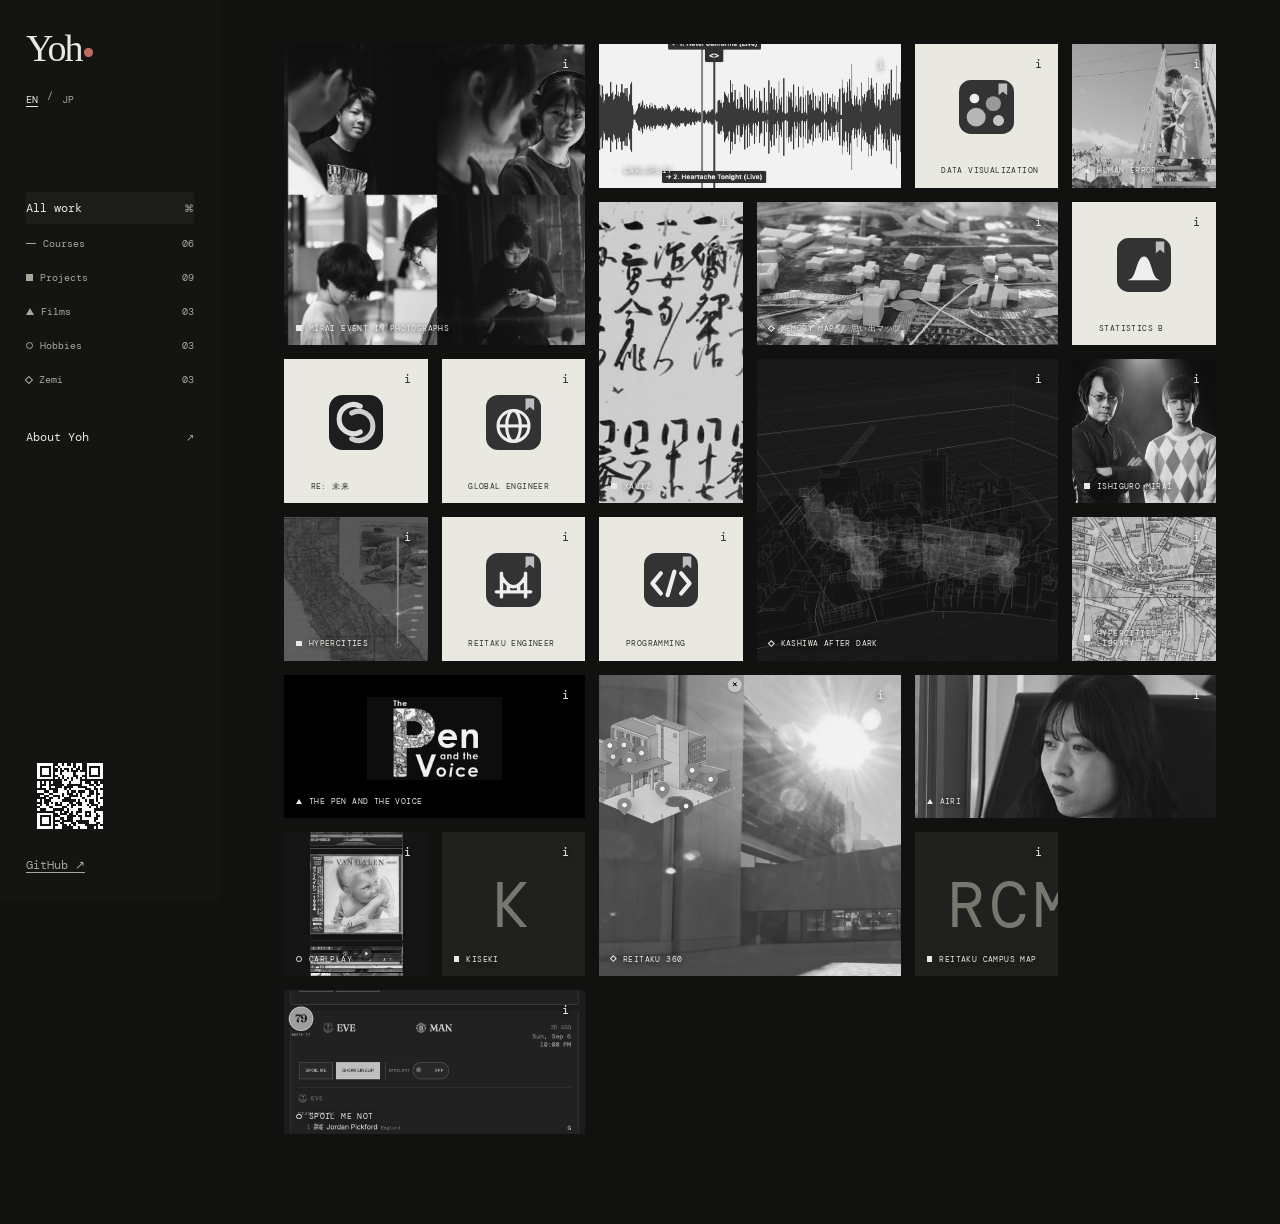
<file: index.html>
<!doctype html>
<html lang="en">
  <head>
    <meta charset="utf-8" />
    <meta name="viewport" content="width=device-width, initial-scale=1" />
    <meta name="description" content="Yoh Kawano — courses, projects, and visual research." />
    <title>Yoh — courses, projects, films</title>
    <link rel="icon" href="favicon.svg" type="image/svg+xml" />
    <link rel="preconnect" href="https://reitaku-lab.github.io" />
    <link rel="stylesheet" href="style.css?v=20261103-qr" />
  </head>
  <body>
    <aside class="sidebar">
      <a class="wordmark" href="./about.html" aria-label="About Yoh">Yoh<span aria-hidden="true"></span></a>
      <nav aria-label="Work filters">
        <button class="filter is-active" data-filter="all" type="button">All work <span>⌘</span></button>
        <button class="filter" data-filter="course" type="button"><span class="filter-label"><i class="marker marker-course"></i>Courses</span><span class="count">04</span></button>
        <button class="filter" data-filter="project" type="button"><span class="filter-label"><i class="marker marker-project"></i>Projects</span><span class="count">07</span></button>
        <button class="filter" data-filter="film" type="button"><span class="filter-label"><i class="marker marker-film"></i>Films</span><span class="count">03</span></button>
        <button class="filter" data-filter="hobby" type="button"><span class="filter-label"><i class="marker marker-hobby"></i>Hobbies</span><span class="count">03</span></button>
        <button class="filter" data-filter="zemi" type="button"><span class="filter-label"><i class="marker marker-zemi"></i>Zemi</span><span class="count">03</span></button>
        <a class="about-link" href="./about.html">About Yoh <span>↗</span></a>
      </nav>
      <div class="sidebar-note">
        <a class="about-qr" href="./about.html" aria-label="About Yoh — QR code"><img src="assets/about-yoh-qr-sidebar.png" alt="QR code for About Yoh" width="88" height="88" /></a>
        <a href="https://github.com/yohman" target="_blank" rel="noreferrer">GitHub ↗</a>
      </div>
    </aside>

    <main id="top" aria-live="polite">
      <section class="work-field" id="index-view">
        <div class="work-grid" id="work-grid"></div>
      </section>
    </main>
    <script src="language.js?v=20261017-bilingual"></script>
    <script src="content-parser.js?v=20261027-project-links"></script>
    <script src="script.js?v=20261027-project-links"></script>
  </body>
</html>
</file>
<file: style.css>
@import url('https://fonts.googleapis.com/css2?family=DM+Mono:wght@400;500&display=swap');

:root { --ink:#e9e8e1; --paper:#111110; --panel:#181817; --panel-2:#20201e; --line:#363633; --muted:#a8a79e; --signal:#bd6d5d; }
* { box-sizing:border-box; }
html { scroll-behavior:smooth; }
body { margin:0; background:var(--paper); color:var(--ink); font-family:"DM Mono",ui-monospace,monospace; font-size:12px; }
button,a { font:inherit; color:inherit; }
a { text-underline-offset:3px; }

.sidebar { position:fixed; inset:0 auto 0 0; z-index:4; display:flex; flex-direction:column; width:220px; padding:31px 26px 25px; border-right:1px solid var(--line); background:var(--paper); }
.wordmark { font-family:Georgia,"Times New Roman",serif; font-size:38px; line-height:.9; letter-spacing:-.055em; text-decoration:none; }
.wordmark span { display:inline-block; width:.22em; height:.22em; margin-left:.08em; border-radius:50%; background:var(--signal); vertical-align:.11em; }
nav { display:grid; gap:5px; margin-top:82px; }
.filter,.about-link { display:flex; justify-content:space-between; align-items:center; min-width:0; padding:8px 0; border:0; border-bottom:1px solid transparent; background:none; cursor:pointer; color:var(--ink); text-align:left; text-decoration:none; transition:border-color .18s ease; }
.filter span,.about-link span { color:var(--muted); font-size:10px; }
.filter:hover,.filter.is-active,.about-link:hover,.about-link.is-current { border-color:var(--ink); }
.about-link { margin-top:12px; border-top:1px solid var(--line); }
.filter-label,.count { display:flex; align-items:center; gap:7px; }.filter-label .marker { margin-right:0; }
.marker { display:inline-block; width:.72em; height:.72em; margin-right:7px; border:1px solid currentColor; color:var(--muted); flex:0 0 auto; }
.marker-course { width:.95em; height:1px; border:0; background:currentColor; }
.marker-project { background:currentColor; }
.marker-film { width:0; height:0; border:0; border-left:.4em solid transparent; border-right:.4em solid transparent; border-bottom:.72em solid currentColor; }
.marker-hobby { border-radius:50%; }
.marker-zemi { width:.58em; height:.58em; transform:rotate(45deg); }
.sidebar-note { margin-top:auto; color:var(--muted); line-height:1.55; }.sidebar-note p { margin:0 0 13px; }

main { min-height:100vh; margin-left:220px; padding:44px clamp(28px,5vw,78px) 90px; }.load-error { max-width:430px; margin:80px 0; padding:18px; border-left:1px solid var(--signal); color:var(--muted); line-height:1.6; }

.work-field { max-width:1280px; }.work-grid { display:grid; grid-template-columns:repeat(4,minmax(0,1fr)); grid-auto-rows:clamp(148px,14vw,205px); grid-auto-flow:dense; gap:16px; }.work { position:relative; min-width:0; overflow:hidden; background:var(--panel); animation:emerge .35s both; }.tile-feature { grid-column:span 2; grid-row:span 2; }.tile-landscape { grid-column:span 2; }.tile-portrait { grid-row:span 2; }
.card-reading { position:relative; display:block; width:100%; height:100%; padding:0; border:0; background:none; color:inherit; cursor:pointer; text-align:left; }.card-media { position:absolute; inset:0; display:block; overflow:hidden; background:var(--panel-2); }.card-media img { display:block; width:100%; height:100%; object-fit:cover; filter:saturate(.72) contrast(.9); }.card-title { position:absolute; z-index:1; bottom:12px; left:12px; display:flex; align-items:center; max-width:calc(100% - 24px); margin:0; overflow-wrap:anywhere; background:none; color:var(--ink); font-family:"DM Mono",ui-monospace,monospace; font-size:10px; font-weight:400; line-height:1.3; letter-spacing:.08em; text-transform:uppercase; text-shadow:0 1px 5px #111; }.card-title .marker { margin-right:7px; color:var(--ink); }.card-cue,.card-index,.card-type { display:none; }
.card-actions { position:absolute; top:10px; right:10px; z-index:2; display:flex; gap:9px; }.card-action { display:grid; width:20px; height:20px; place-items:center; padding:0; border:0; background:none; color:var(--ink); cursor:pointer; text-decoration:none; line-height:1; text-shadow:0 1px 5px #111; }.card-action:hover,.card-action:focus-visible,.card-reading:focus-visible { color:#fff; outline:none; }.card-reading:focus-visible { outline:1px solid var(--ink); outline-offset:-5px; }

.reading-view { max-width:820px; }.reading { max-width:740px; }.back { margin:0 0 55px; padding:0 0 6px; border:0; border-bottom:1px solid var(--muted); background:none; color:var(--muted); cursor:pointer; }.back:hover { color:var(--ink); border-color:var(--ink); }.reading-header { padding-bottom:29px; border-bottom:1px solid var(--line); }.reading-category { display:flex; align-items:center; margin:0; color:var(--muted); font-size:10px; letter-spacing:.08em; text-transform:uppercase; }.reading-category span { margin-left:auto; }.reading h1 { max-width:680px; margin:23px 0 8px; overflow-wrap:anywhere; font-family:Georgia,"Times New Roman",serif; font-size:clamp(32px,3.8vw,48px); font-weight:400; line-height:1; letter-spacing:-.035em; }.reading-cue { margin:0; color:var(--muted); font-size:11px; line-height:1.5; }.reading-image { margin:31px 0 0; background:var(--panel); }.reading-image img { display:block; width:100%; aspect-ratio:16 / 8; object-fit:cover; filter:saturate(.78) contrast(.92); }.reading-body { max-width:570px; margin:38px 0 0; color:#d2d1c9; font-size:14px; line-height:1.8; }.reading-body p { margin:0 0 21px; }.reading-summary { color:var(--ink); font-family:Georgia,"Times New Roman",serif; font-size:23px; line-height:1.22; letter-spacing:-.01em; }.visit { display:inline-block; margin-top:13px; color:var(--ink); }.visit span { color:var(--signal); }

.about-main { max-width:940px; }.about-hero { display:grid; grid-template-columns:190px minmax(300px,1fr); gap:clamp(32px,6vw,76px); align-items:start; min-height:0; padding:18px 0 62px; }.portrait { overflow:hidden; aspect-ratio:.84; background:var(--panel); }.portrait img { display:block; width:100%; height:100%; object-fit:cover; filter:grayscale(1) contrast(.92); }.eyebrow,.section-kicker { margin:0; color:var(--muted); font-size:10px; letter-spacing:.08em; text-transform:uppercase; }.about-intro h1 { margin:13px 0 17px; font-family:Georgia,"Times New Roman",serif; font-size:clamp(38px,4.6vw,62px); font-weight:400; line-height:.98; letter-spacing:-.035em; }.about-intro p:not(.eyebrow) { max-width:530px; color:#c8c7bf; line-height:1.7; }.about-intro .large-copy { color:var(--ink); font-family:Georgia,"Times New Roman",serif; font-size:clamp(20px,2vw,28px); line-height:1.24; letter-spacing:-.012em; }.about-section { padding:clamp(33px,4.5vw,54px) 0; border-top:1px solid var(--line); }.statement-copy { max-width:700px; margin:15px 0 0; font-family:Georgia,"Times New Roman",serif; font-size:clamp(23px,2.6vw,34px); line-height:1.18; letter-spacing:-.018em; }.two-column { display:grid; grid-template-columns:180px minmax(300px,1fr); gap:clamp(32px,7vw,90px); }.two-column h2 { margin:10px 0 0; font-family:Georgia,"Times New Roman",serif; font-size:clamp(26px,2.65vw,38px); font-weight:400; line-height:1.05; letter-spacing:-.025em; }.prose { max-width:530px; color:#c8c7bf; font-size:13px; line-height:1.75; }.prose p:first-child { margin-top:0; }.film-grid { display:grid; grid-template-columns:repeat(3,1fr); gap:12px; margin-top:22px; }.film-grid article { min-height:180px; padding:18px; border:1px solid var(--line); background:var(--panel); }.film-grid article > p:first-child,.film-grid span { margin:0; color:var(--muted); font-size:10px; letter-spacing:.08em; text-transform:uppercase; }.film-grid h2 { margin:36px 0 0; font-family:Georgia,"Times New Roman",serif; font-size:27px; font-weight:400; line-height:1; }.film-grid article > p:last-child { margin:20px 0 0; color:#c8c7bf; line-height:1.6; }.timeline { max-width:500px; }.timeline p { display:grid; grid-template-columns:80px 1fr; gap:16px; margin:0; padding:12px 0; border-bottom:1px solid var(--line); line-height:1.5; }.timeline span { color:var(--muted); }.about-footer { display:flex; justify-content:space-between; gap:25px; padding-top:22px; border-top:1px solid var(--line); color:var(--muted); }.about-footer p { margin:0; }.about-footer a { color:var(--ink); }

.card-reading { text-decoration:none; }
.card-media img { filter:grayscale(1) contrast(.9); }
.card-media img[hidden],.card-initials[hidden] { display:none; }
.card-initials { display:grid; width:100%; height:100%; place-items:center; padding:32px; color:#777770; font-size:clamp(32px,5vw,68px); font-weight:400; letter-spacing:.08em; }
@keyframes emerge { from { opacity:0; transform:translateY(5px); } to { opacity:1; transform:none; } }
@media (max-width:760px) { .sidebar { position:sticky; width:auto; height:auto; padding:18px 20px 14px; border-right:0; border-bottom:1px solid var(--line); }.wordmark { font-size:31px; }.sidebar nav { grid-template-columns:repeat(2,minmax(0,1fr)); gap:9px 18px; margin-top:22px; }.filter,.about-link { padding:0; }.about-link { margin-top:0; border-top:0; }.sidebar-note { display:none; } main { margin-left:0; padding:36px 20px 58px; }.work-grid { grid-template-columns:repeat(2,minmax(0,1fr)); grid-auto-rows:clamp(145px,39vw,225px); gap:12px; }.tile-feature { grid-column:span 2; grid-row:span 2; }.tile-landscape { grid-column:span 2; }.tile-portrait { grid-row:span 2; }.card-title { bottom:10px; left:10px; max-width:calc(100% - 20px); font-size:9px; }.card-actions { top:8px; right:8px; }.reading-view { padding-top:32px; }.back { margin-bottom:39px; }.reading h1 { font-size:clamp(32px,9vw,44px); }.reading-image { margin-top:25px; }.reading-image img { aspect-ratio:16 / 10; }.reading-body { margin-top:31px; font-size:13px; }.reading-summary { font-size:22px; }.about-main { padding-top:25px; }.about-hero,.two-column { grid-template-columns:1fr; gap:27px; }.about-hero { min-height:0; padding-bottom:55px; }.portrait { max-width:350px; }.film-grid { grid-template-columns:1fr; }.film-grid article { min-height:185px; }.about-footer { display:block; line-height:1.6; }.about-footer a { display:inline-block; margin-top:13px; } }
.work-grid { grid-template-columns:repeat(6,minmax(0,1fr)); grid-auto-rows:clamp(105px,10vw,145px); gap:14px; }
@media (min-width:761px) and (max-width:1100px) { .work-grid { grid-template-columns:repeat(4,minmax(0,1fr)); } }
@media (max-width:760px) { .work-grid { grid-template-columns:repeat(2,minmax(0,1fr)); grid-auto-rows:clamp(105px,28vw,160px); gap:12px; } }
.work-field { container-type:inline-size; }
.film-grid { grid-template-columns:repeat(2,minmax(0,1fr)); gap:30px 22px; }
.film-grid article { min-height:0; padding:0; border:0; background:none; }
.work-thumbnail { display:block; height:170px; margin-bottom:14px; background:#080808; }
.work-thumbnail img { display:block; width:100%; height:100%; padding:8px; object-fit:contain; filter:grayscale(1); }
.film-grid h2 { margin:9px 0; font-size:23px; line-height:1.15; }
.film-grid h2 a { text-decoration:none; }
.film-grid h2 a:hover { text-decoration:underline; }
.film-grid article > p:last-child { margin-top:12px; }
@media (max-width:480px) { .film-grid { grid-template-columns:1fr; } }
.card-media.media-contain { background:#000; }
.card-media.media-contain img { object-fit:contain; padding:22px 14px 38px; }
.reading-image.media-contain { background:#000; }
.reading-image.media-contain img { aspect-ratio:auto; height:auto; object-fit:contain; filter:none; }
.reading-gallery { display:grid; gap:28px; margin-top:40px; }
.reading-gallery figure { min-width:0; margin:0; }
.reading-gallery img { display:block; width:100%; height:auto; }
.reading-gallery figcaption { margin-top:9px; color:var(--muted); font-size:10px; line-height:1.6; }
.language-toggle { display:flex; gap:9px; margin-top:24px; color:var(--muted); font-size:10px; }
.language-toggle a { text-decoration:none; padding:4px 0; }
.language-toggle a[aria-current] { color:var(--ink); text-decoration:underline; }
html[lang="ja"] body { font-family:"DM Mono", "Hiragino Kaku Gothic ProN", "Yu Gothic", sans-serif; }
html[lang="ja"] .reading h1,html[lang="ja"] .about-intro h1,html[lang="ja"] .two-column h2,html[lang="ja"] .statement-copy { line-height:1.5; letter-spacing:0; }
html[lang="ja"] .card-title { letter-spacing:.02em; }
@media (max-width:760px) { .language-toggle { position:absolute; top:18px; right:20px; margin:0; } }
.card-title { font-size:8px; letter-spacing:.05em; }
.work-grid { grid-auto-rows:calc((100cqw - 70px) / 6); }
.tile-square { grid-column:span 1; grid-row:span 1; }
.card-media .card-favicon { position:absolute; width:38%; height:38%; left:31%; top:25%; object-fit:contain; }
.card-media:has(.card-favicon) { background:#e9e8e1; }
.card-media:has(.card-favicon) + .card-title { color:#343432; text-shadow:none; }
.tile-square:has(.card-favicon) .card-action { color:#343432; text-shadow:none; }
.card-media .course-favicon { position:absolute; width:28px; height:28px; top:12px; left:12px; object-fit:contain; }
@media (min-width:761px) and (max-width:1100px) { .work-grid { grid-auto-rows:calc((100cqw - 42px) / 4); } }
@media (max-width:760px) { .work-grid { grid-auto-rows:calc((100cqw - 12px) / 2); } }
.about-hero { grid-template-columns:minmax(0,1fr); gap:32px; }
.about-intro { width:100%; max-width:650px; }
.about-intro h1 { font-size:clamp(36px,4vw,48px); }
.about-intro .large-copy { max-width:650px; font-size:clamp(20px,2vw,26px); line-height:1.4; }
.about-intro p:not(.eyebrow) { max-width:650px; }
.portrait-journey { display:grid; width:100%; max-width:530px; grid-template-columns:minmax(0,258px) 238px; gap:34px; align-items:start; }
.journey { position:relative; height:312px; margin:0; }
.portrait-journey .portrait { height:312px; aspect-ratio:auto; }
.portrait-journey .portrait { background:transparent; }
.journey .journey-route { position:absolute; left:calc(50% - 26px); top:0; width:52px; height:312px; overflow:visible; }
.journey path { fill:none; stroke:var(--muted); stroke-width:1; stroke-dasharray:1 5; stroke-linecap:round; }
.journey circle { fill:var(--paper); stroke:var(--ink); stroke-width:1; }
.journey circle.journey-current { fill:var(--signal); stroke:var(--signal); }
.journey ol { position:relative; height:312px; list-style:none; margin:0; padding:0; }
.journey li { position:absolute; top:var(--label-y); display:flex; flex-direction:column; justify-content:flex-start; gap:2px; }
.journey-label-left { right:calc(50% + 26px - var(--node-x) + 10px); text-align:right; align-items:flex-end; }
.journey-label-right { left:calc(50% - 26px + var(--node-x) + 10px); text-align:left; align-items:flex-start; }
.title-period { color:var(--signal); }
.journey-city { font-size:10px; line-height:16px; }
.journey li[aria-current="location"] .journey-city { display:flex; align-items:center; gap:8px; white-space:nowrap; }
.journey-other-home { display:inline-flex; align-items:center; gap:6px; }
.journey-other-home i { display:inline-block; width:6px; height:6px; flex-shrink:0; border-radius:50%; background:var(--signal); }
.journey-country { color:var(--muted); font-size:8px; line-height:12px; }
@media (max-width:1280px) { .about-hero { grid-template-columns:1fr; gap:32px; }.portrait-journey { width:100%; max-width:530px; } }
@media (max-width:540px) { .portrait-journey { grid-template-columns:minmax(0,1fr) minmax(0,1fr); gap:18px; }.journey-city { font-size:9px; }.journey li[aria-current="location"] .journey-city { flex-direction:column; align-items:flex-start; gap:1px; }.journey-label-left { max-width:calc(50% - 10px); }.journey-label-right { max-width:calc(50% - 14px); } }
.sidebar { border:0; background:#141413; }
.about-qr { display:block; width:88px; margin:18px 0 16px; }
.about-qr img { display:block; width:88px; height:88px; image-rendering:pixelated; }
.filter,.about-link,.back,.reading-header,.about-section,.timeline p,.about-footer { border:0; }
.filter,.about-link { transition:background-color .18s ease,color .18s ease; }
.filter:hover,.filter.is-active,.about-link:hover,.about-link.is-current { background:rgba(255,255,255,.035); }
.about-link { margin-top:22px; }
.about-section { padding-top:58px; padding-bottom:58px; }
.timeline p { padding-top:15px; padding-bottom:15px; }
.timeline p:nth-child(odd) { background:rgba(255,255,255,.018); }
.about-footer { margin-top:24px; padding-top:24px; }
.back:hover { background:rgba(255,255,255,.035); }
@media (max-width:760px) { .about-section { padding-top:36px; padding-bottom:36px; }.about-link { margin-top:0; } }
@media (prefers-reduced-motion:reduce) { *,*::before,*::after { animation-duration:.01ms!important; transition-duration:.01ms!important; scroll-behavior:auto!important; } }
</file>
